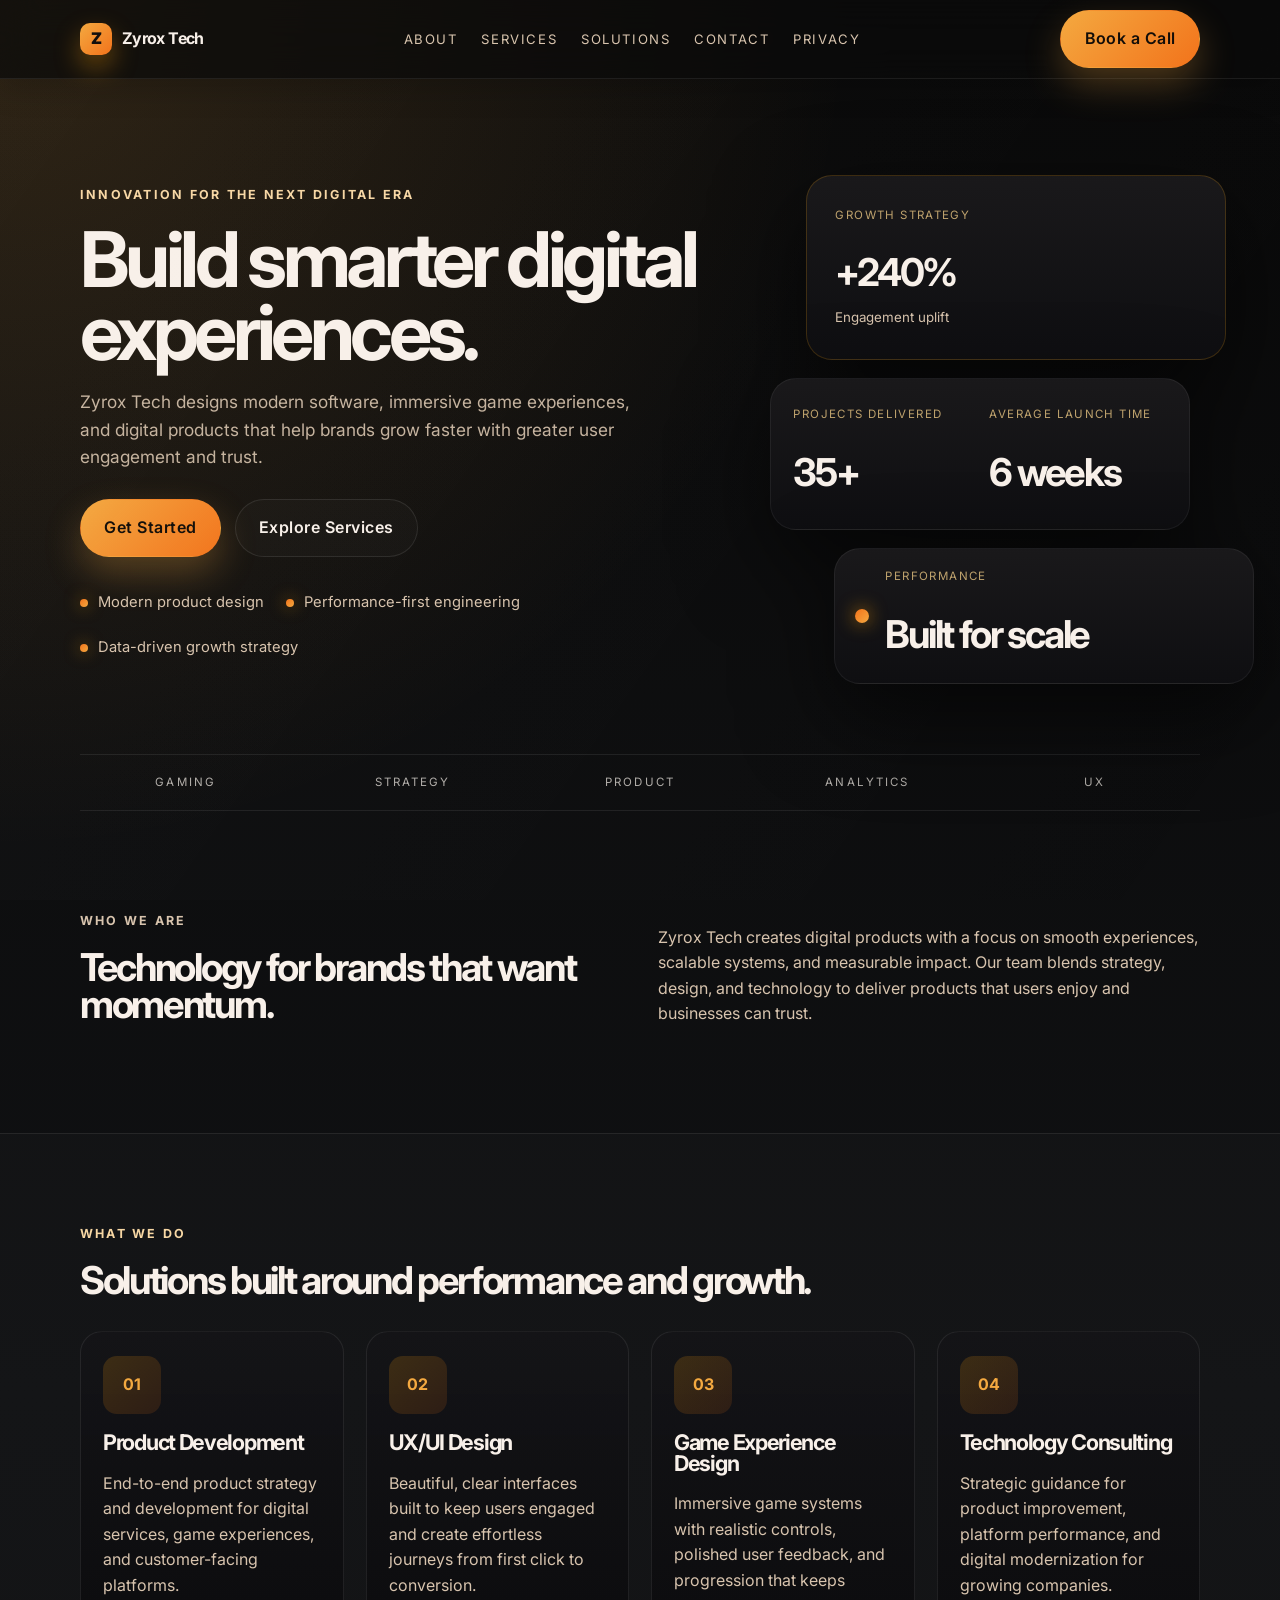
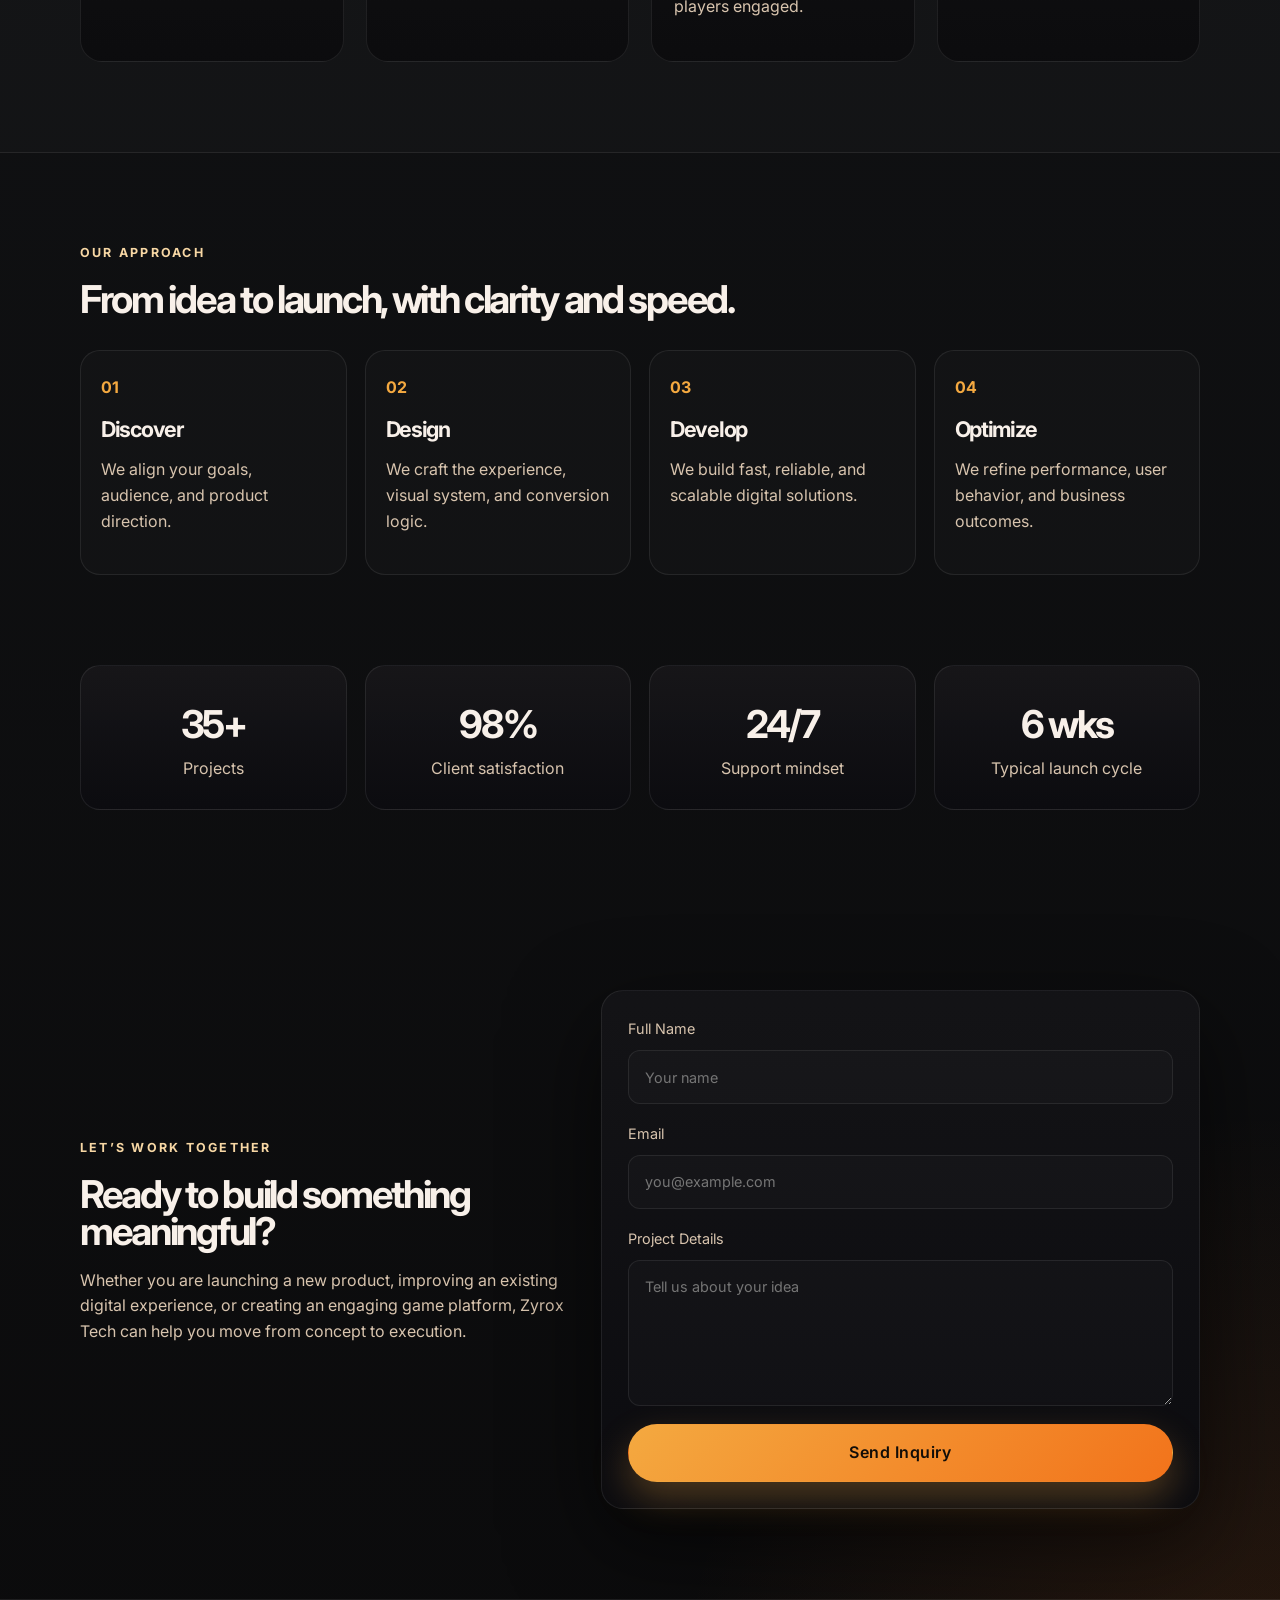
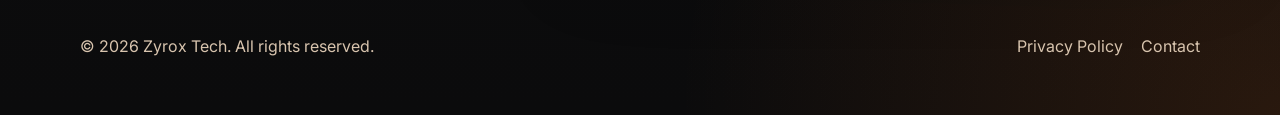
<file: index.html>
<!DOCTYPE html>
<html lang="en">
  <head>
    <meta charset="UTF-8" />
    <meta name="viewport" content="width=device-width, initial-scale=1.0" />
    <title>Zyrox Tech | Smart Tech Solutions</title>
    <meta
      name="description"
      content="Zyrox Tech builds modern digital experiences, gaming solutions, and technology services focused on performance, security, and user engagement."
    />
    <link rel="preconnect" href="https://fonts.googleapis.com" />
    <link rel="preconnect" href="https://fonts.gstatic.com" crossorigin />
    <link
      href="https://fonts.googleapis.com/css2?family=Inter:wght@400;500;600;700;800;900&display=swap"
      rel="stylesheet"
    />
    <link rel="sitemap" type="application/xml" title="Sitemap" href="/sitemap.xml" />
    <link rel="stylesheet" href="styles.css" />
  </head>
  <body>
    <header class="site-header">
      <div class="container nav-wrap">
        <a href="index.html" class="brand" aria-label="Zyrox Tech home">
          <span class="brand-mark">Z</span>
          <span>Zyrox Tech</span>
        </a>

        <nav class="main-nav" aria-label="Main navigation">
          <a href="#about">About</a>
          <a href="#services">Services</a>
          <a href="#solutions">Solutions</a>
          <a href="#contact">Contact</a>
          <a href="privacy.html">Privacy</a>
        </nav>

        <a href="#contact" class="button button-primary header-button">Book a Call</a>
      </div>
    </header>

    <main>
      <section class="hero">
        <div class="container hero-grid">
          <div class="hero-copy">
            <p class="eyebrow">Innovation for the next digital era</p>
            <h1>Build smarter digital experiences.</h1>
            <p class="hero-text">
              Zyrox Tech designs modern software, immersive game experiences,
              and digital products that help brands grow faster with greater
              user engagement and trust.
            </p>
            <div class="hero-actions">
              <a href="#contact" class="button button-primary">Get Started</a>
              <a href="#services" class="button button-secondary">Explore Services</a>
            </div>

            <ul class="hero-points" aria-label="Highlights">
              <li>Modern product design</li>
              <li>Performance-first engineering</li>
              <li>Data-driven growth strategy</li>
            </ul>
          </div>

          <div class="hero-panel" aria-label="Business overview">
            <div class="panel-card top-card">
              <span class="label">Growth Strategy</span>
              <strong>+240%</strong>
              <small>Engagement uplift</small>
            </div>

            <div class="panel-card metric-card">
              <div>
                <span class="label">Projects Delivered</span>
                <strong>35+</strong>
              </div>
              <div>
                <span class="label">Average Launch Time</span>
                <strong>6 weeks</strong>
              </div>
            </div>

            <div class="panel-card mini-card">
              <div class="dot"></div>
              <div>
                <span class="label">Performance</span>
                <strong>Built for scale</strong>
              </div>
            </div>
          </div>
        </div>
      </section>

      <section class="logo-strip">
        <div class="container logo-row">
          <span>Gaming</span>
          <span>Strategy</span>
          <span>Product</span>
          <span>Analytics</span>
          <span>UX</span>
        </div>
      </section>

      <section id="about" class="section">
        <div class="container split-grid">
          <div>
            <p class="eyebrow">Who we are</p>
            <h2>Technology for brands that want momentum.</h2>
          </div>
          <div>
            <p>
              Zyrox Tech creates digital products with a focus on smooth
              experiences, scalable systems, and measurable impact. Our team
              blends strategy, design, and technology to deliver products that
              users enjoy and businesses can trust.
            </p>
          </div>
        </div>
      </section>

      <section id="services" class="section alt-section">
        <div class="container">
          <div class="section-head">
            <p class="eyebrow">What we do</p>
            <h2>Solutions built around performance and growth.</h2>
          </div>

          <div class="card-grid">
            <article class="info-card">
              <div class="icon">01</div>
              <h3>Product Development</h3>
              <p>
                End-to-end product strategy and development for digital services,
                game experiences, and customer-facing platforms.
              </p>
            </article>

            <article class="info-card">
              <div class="icon">02</div>
              <h3>UX/UI Design</h3>
              <p>
                Beautiful, clear interfaces built to keep users engaged and
                create effortless journeys from first click to conversion.
              </p>
            </article>

            <article class="info-card">
              <div class="icon">03</div>
              <h3>Game Experience Design</h3>
              <p>
                Immersive game systems with realistic controls, polished user
                feedback, and progression that keeps players engaged.
              </p>
            </article>

            <article class="info-card">
              <div class="icon">04</div>
              <h3>Technology Consulting</h3>
              <p>
                Strategic guidance for product improvement, platform performance,
                and digital modernization for growing companies.
              </p>
            </article>
          </div>
        </div>
      </section>

      <section id="solutions" class="section">
        <div class="container">
          <div class="section-head narrow">
            <p class="eyebrow">Our approach</p>
            <h2>From idea to launch, with clarity and speed.</h2>
          </div>

          <div class="process-grid">
            <div class="process-item">
              <span>01</span>
              <h3>Discover</h3>
              <p>We align your goals, audience, and product direction.</p>
            </div>
            <div class="process-item">
              <span>02</span>
              <h3>Design</h3>
              <p>We craft the experience, visual system, and conversion logic.</p>
            </div>
            <div class="process-item">
              <span>03</span>
              <h3>Develop</h3>
              <p>We build fast, reliable, and scalable digital solutions.</p>
            </div>
            <div class="process-item">
              <span>04</span>
              <h3>Optimize</h3>
              <p>We refine performance, user behavior, and business outcomes.</p>
            </div>
          </div>
        </div>
      </section>

      <section class="section stats-section">
        <div class="container stats-grid">
          <div>
            <strong>35+</strong>
            <span>Projects</span>
          </div>
          <div>
            <strong>98%</strong>
            <span>Client satisfaction</span>
          </div>
          <div>
            <strong>24/7</strong>
            <span>Support mindset</span>
          </div>
          <div>
            <strong>6 wks</strong>
            <span>Typical launch cycle</span>
          </div>
        </div>
      </section>

      <section id="contact" class="section contact-section">
        <div class="container contact-wrap">
          <div>
            <p class="eyebrow">Let’s work together</p>
            <h2>Ready to build something meaningful?</h2>
            <p class="contact-copy">
              Whether you are launching a new product, improving an existing
              digital experience, or creating an engaging game platform, Zyrox
              Tech can help you move from concept to execution.
            </p>
          </div>

          <form class="contact-form" action="mailto:zyroxtech5@gmail.com" method="post" enctype="text/plain">
            <label>
              Full Name
              <input type="text" name="name" placeholder="Your name" />
            </label>
            <label>
              Email
              <input type="email" name="email" placeholder="you@example.com" />
            </label>
            <label>
              Project Details
              <textarea name="message" rows="5" placeholder="Tell us about your idea"></textarea>
            </label>
            <button type="submit" class="button button-primary">Send Inquiry</button>
          </form>
        </div>
      </section>
    </main>

    <footer class="site-footer">
      <div class="container footer-wrap">
        <p>© <span id="year"></span> Zyrox Tech. All rights reserved.</p>
        <div class="footer-links">
          <a href="privacy.html">Privacy Policy</a>
          <a href="#contact">Contact</a>
        </div>
      </div>
    </footer>

    <script src="script.js"></script>
  </body>
</html>
</file>
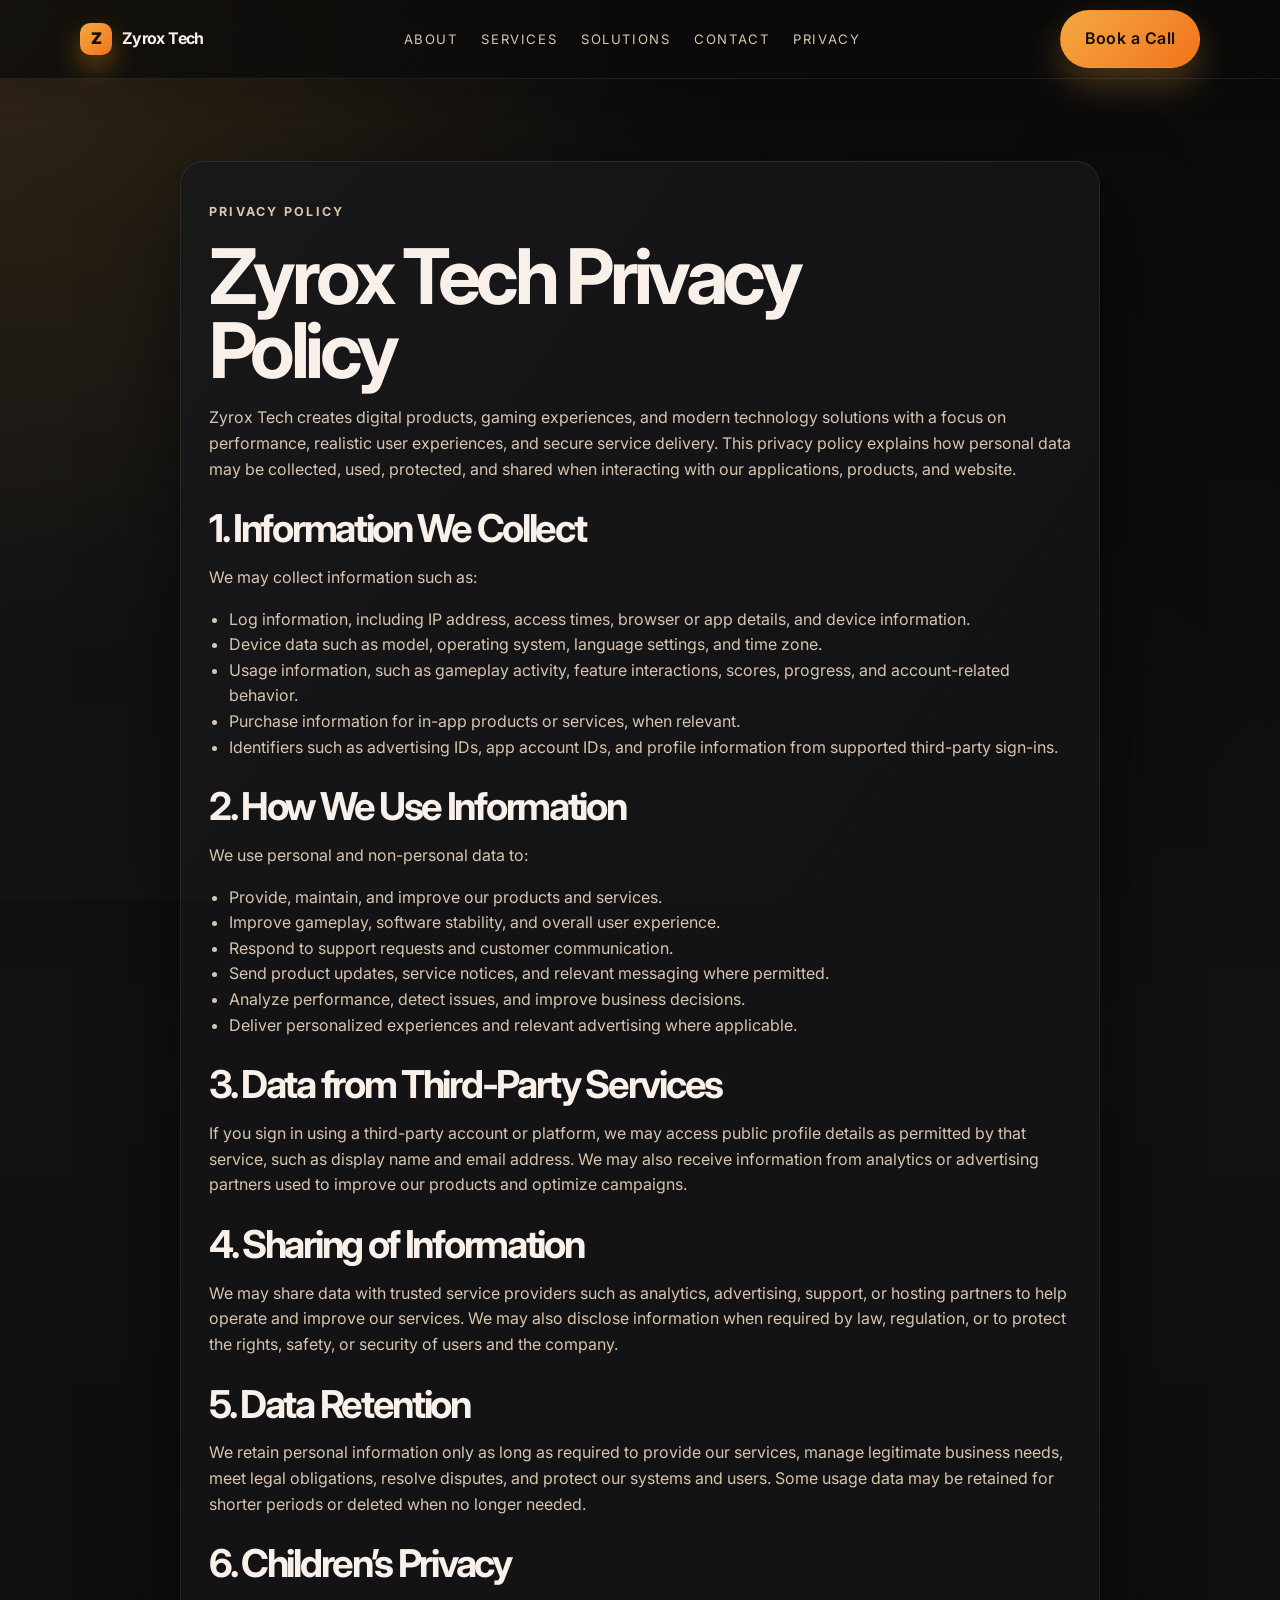
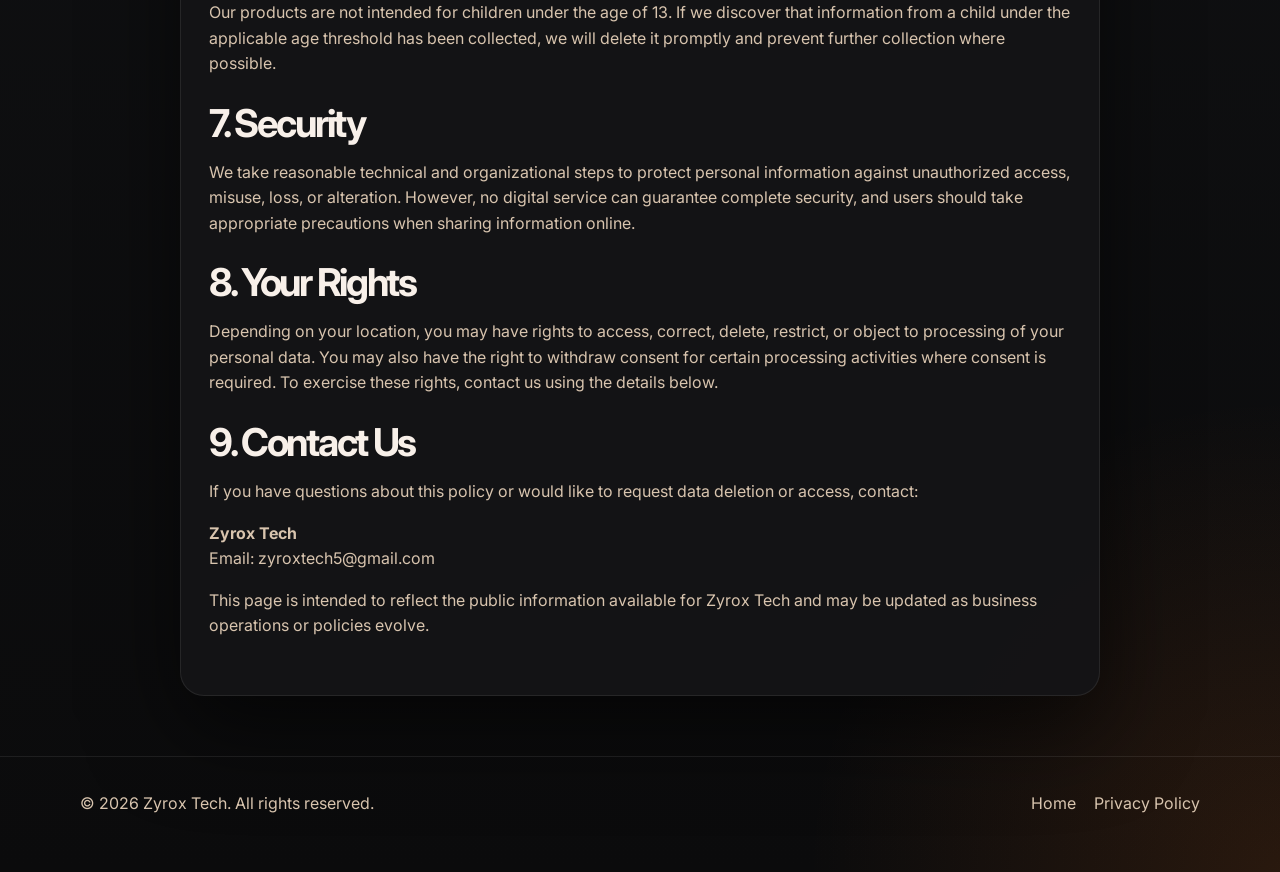
<file: privacy.html>
<!DOCTYPE html>
<html lang="en">
  <head>
    <meta charset="UTF-8" />
    <meta name="viewport" content="width=device-width, initial-scale=1.0" />
    <title>Privacy Policy | Zyrox Tech</title>
    <meta
      name="description"
      content="View the privacy policy for Zyrox Tech and learn how data is handled for games, products, and customer support."
    />
    <link rel="preconnect" href="https://fonts.googleapis.com" />
    <link rel="preconnect" href="https://fonts.gstatic.com" crossorigin />
    <link
      href="https://fonts.googleapis.com/css2?family=Inter:wght@400;500;600;700;800;900&display=swap"
      rel="stylesheet"
    />
    <link rel="sitemap" type="application/xml" title="Sitemap" href="/sitemap.xml" />
    <link rel="stylesheet" href="styles.css" />
  </head>
  <body>
    <header class="site-header">
      <div class="container nav-wrap">
        <a href="index.html" class="brand" aria-label="Zyrox Tech home">
          <span class="brand-mark">Z</span>
          <span>Zyrox Tech</span>
        </a>

        <nav class="main-nav" aria-label="Main navigation">
          <a href="index.html#about">About</a>
          <a href="index.html#services">Services</a>
          <a href="index.html#solutions">Solutions</a>
          <a href="index.html#contact">Contact</a>
          <a href="privacy.html">Privacy</a>
        </nav>

        <a href="index.html#contact" class="button button-primary header-button">Book a Call</a>
      </div>
    </header>

    <main class="page-shell">
      <div class="container">
        <article class="policy-box">
          <p class="eyebrow">Privacy Policy</p>
          <h1>Zyrox Tech Privacy Policy</h1>

          <p>
            Zyrox Tech creates digital products, gaming experiences, and modern technology solutions with a focus on performance,
            realistic user experiences, and secure service delivery. This privacy policy explains how personal data may be collected,
            used, protected, and shared when interacting with our applications, products, and website.
          </p>

          <h2>1. Information We Collect</h2>
          <p>We may collect information such as:</p>
          <ul>
            <li>Log information, including IP address, access times, browser or app details, and device information.</li>
            <li>Device data such as model, operating system, language settings, and time zone.</li>
            <li>Usage information, such as gameplay activity, feature interactions, scores, progress, and account-related behavior.</li>
            <li>Purchase information for in-app products or services, when relevant.</li>
            <li>Identifiers such as advertising IDs, app account IDs, and profile information from supported third-party sign-ins.</li>
          </ul>

          <h2>2. How We Use Information</h2>
          <p>We use personal and non-personal data to:</p>
          <ul>
            <li>Provide, maintain, and improve our products and services.</li>
            <li>Improve gameplay, software stability, and overall user experience.</li>
            <li>Respond to support requests and customer communication.</li>
            <li>Send product updates, service notices, and relevant messaging where permitted.</li>
            <li>Analyze performance, detect issues, and improve business decisions.</li>
            <li>Deliver personalized experiences and relevant advertising where applicable.</li>
          </ul>

          <h2>3. Data from Third-Party Services</h2>
          <p>
            If you sign in using a third-party account or platform, we may access public profile details as permitted by that service,
            such as display name and email address. We may also receive information from analytics or advertising partners used to improve
            our products and optimize campaigns.
          </p>

          <h2>4. Sharing of Information</h2>
          <p>
            We may share data with trusted service providers such as analytics, advertising, support, or hosting partners to help operate
            and improve our services. We may also disclose information when required by law, regulation, or to protect the rights, safety,
            or security of users and the company.
          </p>

          <h2>5. Data Retention</h2>
          <p>
            We retain personal information only as long as required to provide our services, manage legitimate business needs, meet legal
            obligations, resolve disputes, and protect our systems and users. Some usage data may be retained for shorter periods or deleted
            when no longer needed.
          </p>

          <h2>6. Children’s Privacy</h2>
          <p>
            Our products are not intended for children under the age of 13. If we discover that information from a child under the applicable
            age threshold has been collected, we will delete it promptly and prevent further collection where possible.
          </p>

          <h2>7. Security</h2>
          <p>
            We take reasonable technical and organizational steps to protect personal information against unauthorized access, misuse, loss,
            or alteration. However, no digital service can guarantee complete security, and users should take appropriate precautions when
            sharing information online.
          </p>

          <h2>8. Your Rights</h2>
          <p>
            Depending on your location, you may have rights to access, correct, delete, restrict, or object to processing of your personal data.
            You may also have the right to withdraw consent for certain processing activities where consent is required. To exercise these rights,
            contact us using the details below.
          </p>

          <h2>9. Contact Us</h2>
          <p>If you have questions about this policy or would like to request data deletion or access, contact:</p>
          <p><strong>Zyrox Tech</strong><br />Email: zyroxtech5@gmail.com</p>

          <p>
            This page is intended to reflect the public information available for Zyrox Tech and may be updated as business operations or policies evolve.
          </p>
        </article>
      </div>
    </main>

    <footer class="site-footer">
      <div class="container footer-wrap">
        <p>© <span id="year"></span> Zyrox Tech. All rights reserved.</p>
        <div class="footer-links">
          <a href="index.html">Home</a>
          <a href="privacy.html">Privacy Policy</a>
        </div>
      </div>
    </footer>

    <script src="script.js"></script>
  </body>
</html>
</file>
<file: styles.css>
* {
  box-sizing: border-box;
}

:root {
  --bg: #0a0a0a;
  --bg-soft: #121214;
  --panel: rgba(18, 18, 21, 0.86);
  --panel-strong: #1d1d1f;
  --card: #121316;
  --card-2: #17181a;
  --line: rgba(255, 255, 255, 0.08);
  --text: #f8f0e9;
  --muted: #d8c4ae;
  --primary: #f4a940;
  --primary-2: #f2731b;
  --accent: #f7d7a4;
  --shadow: 0 32px 90px rgba(0, 0, 0, 0.58);
}

html {
  scroll-behavior: smooth;
}

body {
  margin: 0;
  font-family: "Inter", sans-serif;
  background:
    radial-gradient(circle at top left, rgba(244, 169, 64, 0.15), transparent 24%),
    radial-gradient(circle at bottom right, rgba(242, 115, 27, 0.13), transparent 17%),
    linear-gradient(180deg, #090909 0%, #101113 42%, #0b0b0c 100%);
  color: var(--text);
  line-height: 1.6;
}

body::before {
  content: "";
  position: fixed;
  inset: 0;
  pointer-events: none;
  background: linear-gradient(125deg, rgba(255, 255, 255, 0.025), rgba(255, 255, 255, 0));
}

img {
  max-width: 100%;
  display: block;
}

a {
  color: inherit;
  text-decoration: none;
}

button,
input,
textarea {
  font: inherit;
}

.container {
  width: min(1120px, calc(100% - 32px));
  margin: 0 auto;
}

.site-header {
  position: sticky;
  top: 0;
  z-index: 30;
  backdrop-filter: blur(18px);
  background: rgba(10, 10, 10, 0.72);
  border-bottom: 1px solid var(--line);
  box-shadow: 0 10px 30px rgba(0, 0, 0, 0.18);
}

.nav-wrap {
  display: flex;
  align-items: center;
  justify-content: space-between;
  min-height: 78px;
  gap: 24px;
}

.brand {
  display: inline-flex;
  align-items: center;
  gap: 10px;
  font-weight: 700;
  letter-spacing: -0.04em;
}

.brand-mark {
  display: grid;
  place-items: center;
  width: 32px;
  height: 32px;
  border-radius: 10px;
  background: linear-gradient(135deg, var(--primary), var(--primary-2));
  color: #120f0d;
  font-weight: 900;
  box-shadow: 0 12px 26px rgba(245, 158, 11, 0.38);
}

.main-nav {
  display: flex;
  align-items: center;
  gap: 24px;
  color: var(--muted);
  font-size: 0.82rem;
  letter-spacing: 0.12em;
  text-transform: uppercase;
}

.main-nav a {
  position: relative;
  transition: color 0.2s ease;
}

.main-nav a:hover,
.main-nav a.active,
.footer-links a:hover {
  color: var(--text);
}

.main-nav a::after {
  content: "";
  position: absolute;
  left: 0;
  bottom: -8px;
  width: 100%;
  height: 1px;
  background: linear-gradient(90deg, var(--primary), transparent);
  opacity: 0;
  transition: opacity 0.2s ease;
}

.main-nav a:hover::after,
.main-nav a.active::after {
  opacity: 1;
}

.button {
  display: inline-flex;
  align-items: center;
  justify-content: center;
  padding: 0.95rem 1.45rem;
  border-radius: 999px;
  border: 1px solid transparent;
  font-weight: 600;
  letter-spacing: 0.03em;
  transition: transform 0.2s ease, box-shadow 0.2s ease, border-color 0.2s ease;
}

.button:hover {
  transform: translateY(-1px);
}

.button-primary {
  background: linear-gradient(135deg, var(--primary), var(--primary-2));
  color: #120d08;
  box-shadow: 0 16px 36px rgba(244, 169, 64, 0.28);
}

.button-secondary {
  border-color: rgba(255, 255, 255, 0.09);
  background: rgba(255, 255, 255, 0.02);
  color: var(--text);
}

.hero {
  padding: 96px 0 52px;
}

.hero-grid {
  display: grid;
  grid-template-columns: 1.18fr 0.82fr;
  align-items: center;
  gap: 48px;
}

.eyebrow {
  margin: 0 0 18px;
  color: var(--accent);
  font-size: 0.78rem;
  letter-spacing: 0.18em;
  text-transform: uppercase;
  font-weight: 700;
}

h1,
h2,
h3 {
  margin: 0 0 18px;
  letter-spacing: -0.06em;
  line-height: 0.96;
}

h1 {
  font-size: clamp(3.1rem, 6vw, 6rem);
  max-width: 620px;
}

h2 {
  font-size: clamp(2rem, 3vw, 3rem);
}

.hero-text,
.contact-copy,
.info-card p,
.process-item p,
.split-grid p,
.site-footer p {
  color: var(--muted);
}

.hero-text {
  max-width: 560px;
  font-size: 1.08rem;
  color: rgba(216, 196, 174, 0.9);
}

.hero-actions {
  display: flex;
  gap: 14px;
  margin: 28px 0 34px;
  flex-wrap: wrap;
}

.hero-points {
  list-style: none;
  padding: 0;
  display: flex;
  flex-wrap: wrap;
  gap: 22px;
  color: var(--muted);
  font-size: 0.92rem;
}

.hero-points li {
  position: relative;
  padding-left: 18px;
}

.hero-points li::before {
  content: "";
  position: absolute;
  left: 0;
  top: 50%;
  transform: translateY(-50%);
  width: 8px;
  height: 8px;
  border-radius: 50%;
  background: linear-gradient(135deg, var(--primary-2), var(--primary));
  box-shadow: 0 0 16px rgba(245, 158, 11, 0.6);
}

.hero-panel {
  position: relative;
  min-height: 430px;
  display: flex;
  flex-direction: column;
  justify-content: center;
  gap: 18px;
}

.panel-card {
  width: min(420px, 100%);
  background: linear-gradient(180deg, rgba(26, 25, 27, 0.98), rgba(15, 15, 18, 0.96));
  border: 1px solid rgba(255, 255, 255, 0.06);
  border-radius: 26px;
  box-shadow: var(--shadow);
}

.top-card {
  padding: 30px 28px;
  margin-left: 46px;
  min-height: 130px;
  border-color: rgba(245, 158, 11, 0.2);
}

.label {
  display: block;
  margin-bottom: 18px;
  color: rgba(247, 209, 138, 0.75);
  font-size: 0.72rem;
  letter-spacing: 0.12em;
  text-transform: uppercase;
}

.top-card strong,
.metric-card strong,
.mini-card strong {
  display: block;
  font-size: clamp(1.8rem, 3vw, 2.4rem);
  letter-spacing: -0.06em;
}

.top-card small {
  color: var(--muted);
}

.metric-card {
  display: flex;
  justify-content: space-between;
  gap: 18px;
  padding: 26px 22px;
  margin-left: 10px;
}

.metric-card > div {
  flex: 1;
}

.mini-card {
  display: flex;
  align-items: center;
  gap: 16px;
  padding: 18px 20px;
  margin-left: 74px;
}

.dot {
  width: 14px;
  height: 14px;
  border-radius: 50%;
  background: linear-gradient(135deg, var(--primary-2), var(--primary));
  box-shadow: 0 0 18px rgba(245, 158, 11, 0.72);
}

.logo-strip {
  padding: 18px 0 8px;
}

.logo-row {
  display: grid;
  grid-template-columns: repeat(5, minmax(0, 1fr));
  gap: 16px;
  padding: 18px 0;
  border-top: 1px solid var(--line);
  border-bottom: 1px solid var(--line);
  color: rgba(247, 241, 234, 0.7);
  text-transform: uppercase;
  letter-spacing: 0.18em;
  font-size: 0.72rem;
  text-align: center;
}

.section {
  padding: 90px 0;
}

.alt-section {
  background: rgba(255, 255, 255, 0.015);
  border-top: 1px solid var(--line);
  border-bottom: 1px solid var(--line);
}

.split-grid {
  display: grid;
  grid-template-columns: 1fr 1fr;
  gap: 36px;
  align-items: center;
}

.section-head {
  margin-bottom: 32px;
}

.section-head.narrow {
  max-width: 670px;
}

.card-grid {
  display: grid;
  grid-template-columns: repeat(4, minmax(0, 1fr));
  gap: 22px;
}

.info-card {
  padding: 24px 22px 26px;
  border-radius: 22px;
  background: linear-gradient(180deg, rgba(20, 20, 23, 0.95), rgba(12, 12, 14, 0.98));
  border: 1px solid var(--line);
  transition: transform 0.2s ease, border-color 0.2s ease, box-shadow 0.2s ease;
}

.info-card:hover {
  transform: translateY(-2px);
  border-color: rgba(245, 158, 11, 0.28);
  box-shadow: 0 18px 38px rgba(0, 0, 0, 0.2);
}

.icon {
  display: inline-flex;
  align-items: center;
  justify-content: center;
  width: 58px;
  height: 58px;
  border-radius: 14px;
  margin-bottom: 18px;
  background: linear-gradient(135deg, rgba(245, 158, 11, 0.18), rgba(249, 115, 22, 0.12));
  color: var(--primary);
  font-weight: 700;
}

.info-card h3,
.process-item h3 {
  font-size: 1.35rem;
}

.process-grid {
  display: grid;
  grid-template-columns: repeat(4, minmax(0, 1fr));
  gap: 18px;
}

.process-item {
  padding: 24px 20px;
  border-radius: 20px;
  background: rgba(255, 255, 255, 0.02);
  border: 1px solid var(--line);
}

.process-item span {
  display: inline-block;
  margin-bottom: 18px;
  color: var(--primary);
  font-weight: 700;
}

.stats-section {
  padding-top: 0;
}

.stats-grid {
  display: grid;
  grid-template-columns: repeat(4, minmax(0, 1fr));
  gap: 18px;
}

.stats-grid > div {
  padding: 28px 20px;
  text-align: center;
  border-radius: 20px;
  background: linear-gradient(180deg, rgba(24, 23, 26, 0.9), rgba(12, 12, 16, 0.98));
  border: 1px solid var(--line);
}

.stats-grid strong {
  display: block;
  font-size: clamp(1.9rem, 3vw, 2.7rem);
  letter-spacing: -0.06em;
}

.stats-grid span {
  color: var(--muted);
}

.contact-wrap {
  display: grid;
  grid-template-columns: 0.9fr 1.1fr;
  gap: 30px;
  align-items: center;
}

.contact-form {
  display: flex;
  flex-direction: column;
  gap: 18px;
  padding: 26px;
  border-radius: 22px;
  background: linear-gradient(180deg, rgba(20, 20, 23, 0.96), rgba(12, 12, 16, 0.98));
  border: 1px solid var(--line);
  box-shadow: var(--shadow);
}

.contact-form label {
  display: flex;
  flex-direction: column;
  gap: 10px;
  color: var(--muted);
  font-size: 0.9rem;
}

.contact-form input,
.contact-form textarea {
  width: 100%;
  border: 1px solid rgba(255, 255, 255, 0.08);
  border-radius: 12px;
  background: rgba(255, 255, 255, 0.02);
  padding: 0.9rem 1rem;
  color: var(--text);
  resize: vertical;
}

.contact-form input:focus,
.contact-form textarea:focus {
  outline: 2px solid rgba(245, 158, 11, 0.34);
  border-color: rgba(245, 158, 11, 0.42);
}

.site-footer {
  padding: 18px 0 40px;
  border-top: 1px solid var(--line);
}

.footer-wrap {
  display: flex;
  align-items: center;
  justify-content: space-between;
  gap: 18px;
  flex-wrap: wrap;
}

.footer-links {
  display: flex;
  align-items: center;
  gap: 18px;
  color: var(--muted);
}

.page-shell {
  padding: 82px 0 60px;
}

.policy-box {
  max-width: 920px;
  margin: 0 auto;
  padding: 40px 28px;
  border: 1px solid var(--line);
  background: rgba(20, 20, 23, 0.9);
  border-radius: 24px;
  box-shadow: var(--shadow);
}

.policy-box p,
.policy-box li,
.policy-box h2,
.policy-box h3 {
  color: var(--text);
}

.policy-box p,
.policy-box li {
  color: var(--muted);
}

.policy-box ul {
  margin-top: 12px;
  padding-left: 20px;
}

.policy-box h2 {
  margin-top: 28px;
}

@media (max-width: 980px) {
  .card-grid,
  .process-grid,
  .stats-grid,
  .logo-row {
    grid-template-columns: repeat(2, minmax(0, 1fr));
  }

  .hero-grid,
  .split-grid,
  .contact-wrap {
    grid-template-columns: 1fr;
  }
}

@media (max-width: 720px) {
  .main-nav {
    display: none;
  }

  .header-button {
    display: none;
  }

  .card-grid,
  .process-grid,
  .stats-grid,
  .logo-row {
    grid-template-columns: 1fr;
  }

  .hero {
    padding-top: 64px;
  }

  .hero-panel {
    min-height: auto;
  }

  .top-card,
  .metric-card,
  .mini-card {
    margin-left: 0;
  }

  .site-footer {
    padding-bottom: 32px;
  }
}
</file>
